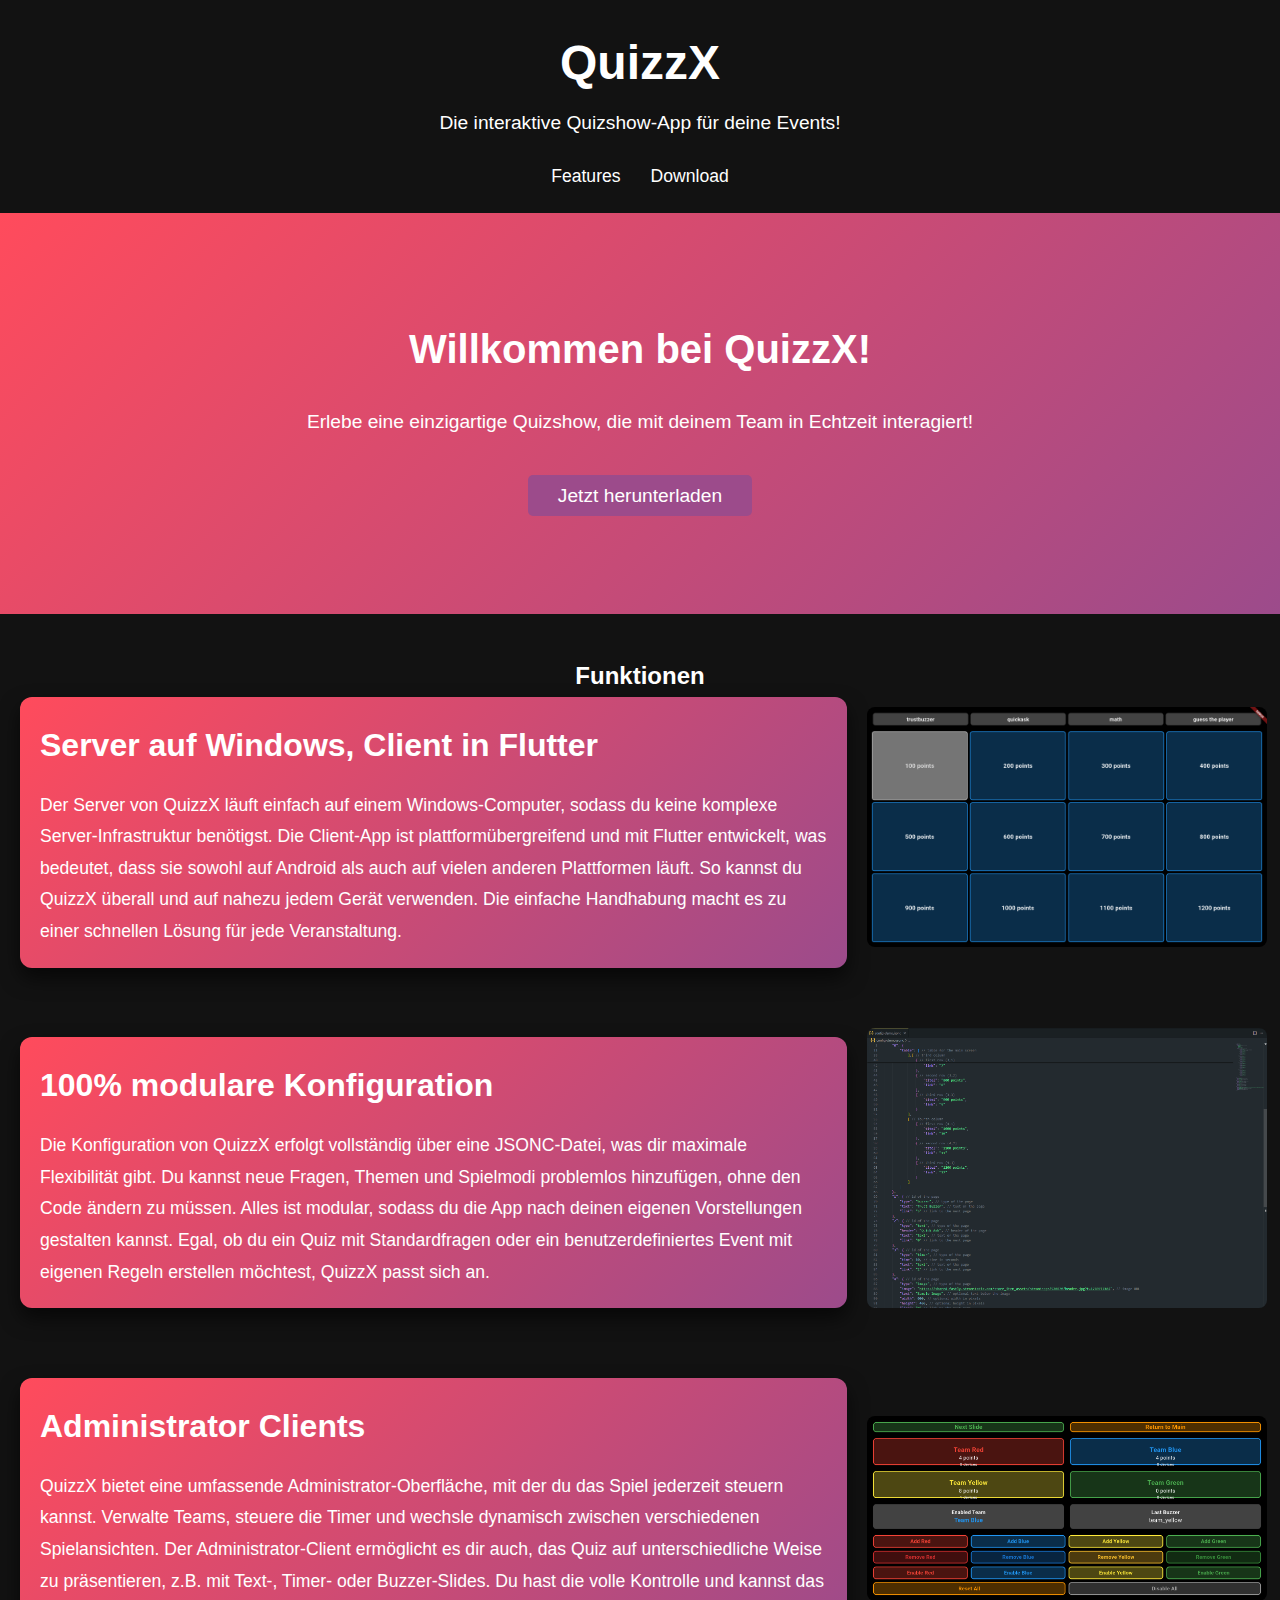
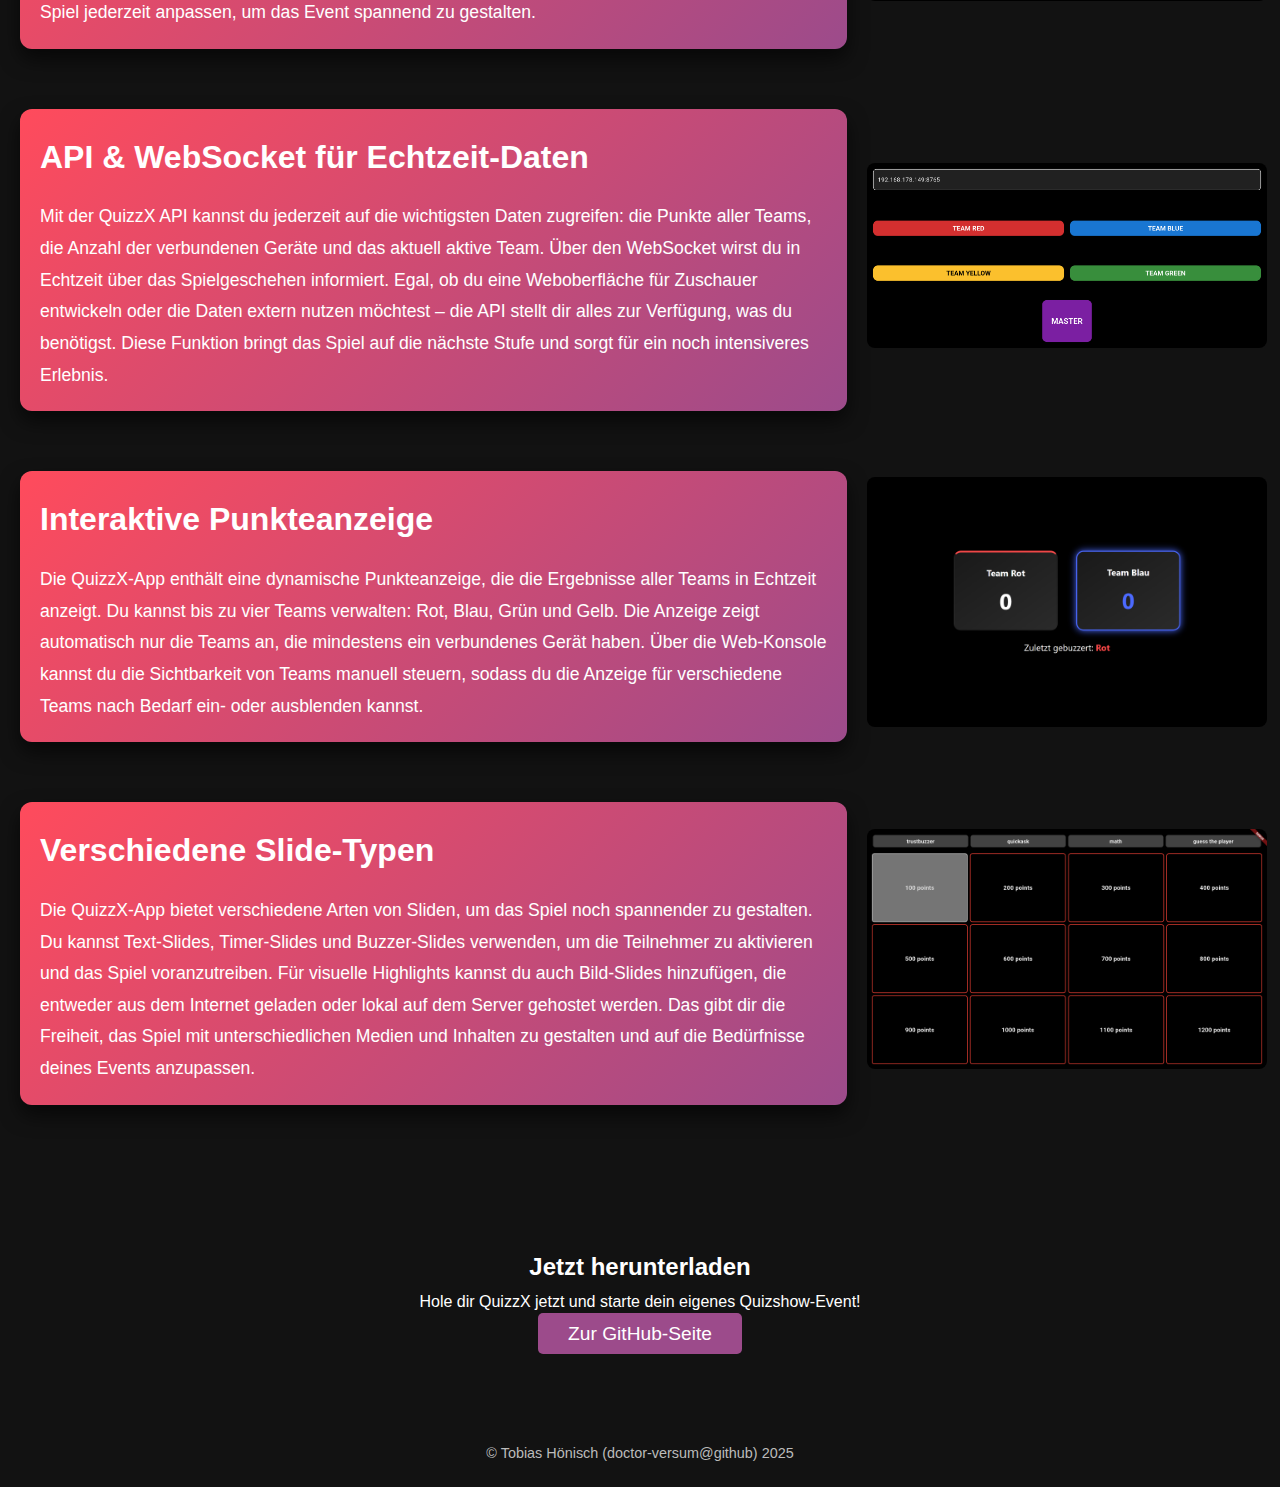
<file: docs/index.html>
<!DOCTYPE html>
<html lang="de">
<head>
    <meta charset="UTF-8">
    <meta name="viewport" content="width=device-width, initial-scale=1.0">
    <title>QuizzX - Die interaktive Quizshow App</title>
    <link rel="stylesheet" href="styles.css">
</head>
<body>
    <!-- Header Section -->
    <header>
        <div class="logo">
            <h1>QuizzX</h1>
            <p>Die interaktive Quizshow-App für deine Events!</p>
        </div>
        <nav>
            <ul>
                <li><a href="#features">Features</a></li>
                <li><a href="#download">Download</a></li>
            </ul>
        </nav>
    </header>

    <!-- Hero Section -->
    <section id="hero">
        <div class="hero-content">
            <h2>Willkommen bei QuizzX!</h2>
            <p>Erlebe eine einzigartige Quizshow, die mit deinem Team in Echtzeit interagiert!</p>
            <a href="https://github.com/doctor-versum/quizzx/releases/tag/stable" class="download-btn">Jetzt herunterladen</a>
        </div>
    </section>

    <!-- Features Section -->
    <section id="features" class="section">
        <h2>Funktionen</h2>

        <div class="feature-item left">
            <div class="feature-image">
                <img src="images/team_blue.jpg" alt="Server-Client-Architektur"> <!-- Beispielbild, bitte Link anpassen -->
            </div>
            <div class="feature-text">
                <h3>Server auf Windows, Client in Flutter</h3>
                <p>Der Server von QuizzX läuft einfach auf einem Windows-Computer, sodass du keine komplexe Server-Infrastruktur benötigst. Die Client-App ist plattformübergreifend und mit Flutter entwickelt, was bedeutet, dass sie sowohl auf Android als auch auf vielen anderen Plattformen läuft. So kannst du QuizzX überall und auf nahezu jedem Gerät verwenden. Die einfache Handhabung macht es zu einer schnellen Lösung für jede Veranstaltung.</p>
            </div>
        </div>

        <div class="feature-item right">
            <div class="feature-image">
                <img src="images/config.png" alt="Modulare Konfiguration"> <!-- Beispielbild, bitte Link anpassen -->
            </div>
            <div class="feature-text">
                <h3>100% modulare Konfiguration</h3>
                <p>Die Konfiguration von QuizzX erfolgt vollständig über eine JSONC-Datei, was dir maximale Flexibilität gibt. Du kannst neue Fragen, Themen und Spielmodi problemlos hinzufügen, ohne den Code ändern zu müssen. Alles ist modular, sodass du die App nach deinen eigenen Vorstellungen gestalten kannst. Egal, ob du ein Quiz mit Standardfragen oder ein benutzerdefiniertes Event mit eigenen Regeln erstellen möchtest, QuizzX passt sich an.</p>
            </div>
        </div>

        <div class="feature-item left">
            <div class="feature-image">
                <img src="images/master.png" alt="Administrator Panel"> <!-- Beispielbild, bitte Link anpassen -->
            </div>
            <div class="feature-text">
                <h3>Administrator Clients</h3>
                <p>QuizzX bietet eine umfassende Administrator-Oberfläche, mit der du das Spiel jederzeit steuern kannst. Verwalte Teams, steuere die Timer und wechsle dynamisch zwischen verschiedenen Spielansichten. Der Administrator-Client ermöglicht es dir auch, das Quiz auf unterschiedliche Weise zu präsentieren, z.B. mit Text-, Timer- oder Buzzer-Slides. Du hast die volle Kontrolle und kannst das Spiel jederzeit anpassen, um das Event spannend zu gestalten.</p>
            </div>
        </div>

        <div class="feature-item right">
            <div class="feature-image">
                <img src="images/homescreen.png" alt="API und WebSocket"> <!-- Beispielbild, bitte Link anpassen -->
            </div>
            <div class="feature-text">
                <h3>API & WebSocket für Echtzeit-Daten</h3>
                <p>Mit der QuizzX API kannst du jederzeit auf die wichtigsten Daten zugreifen: die Punkte aller Teams, die Anzahl der verbundenen Geräte und das aktuell aktive Team. Über den WebSocket wirst du in Echtzeit über das Spielgeschehen informiert. Egal, ob du eine Weboberfläche für Zuschauer entwickeln oder die Daten extern nutzen möchtest – die API stellt dir alles zur Verfügung, was du benötigst. Diese Funktion bringt das Spiel auf die nächste Stufe und sorgt für ein noch intensiveres Erlebnis.</p>
            </div>
        </div>

        <div class="feature-item left">
            <div class="feature-image">
                <img src="images/points.png" alt="Punkteanzeige"> <!-- Beispielbild, bitte Link anpassen -->
            </div>
            <div class="feature-text">
                <h3>Interaktive Punkteanzeige</h3>
                <p>Die QuizzX-App enthält eine dynamische Punkteanzeige, die die Ergebnisse aller Teams in Echtzeit anzeigt. Du kannst bis zu vier Teams verwalten: Rot, Blau, Grün und Gelb. Die Anzeige zeigt automatisch nur die Teams an, die mindestens ein verbundenes Gerät haben. Über die Web-Konsole kannst du die Sichtbarkeit von Teams manuell steuern, sodass du die Anzeige für verschiedene Teams nach Bedarf ein- oder ausblenden kannst.</p>
            </div>
        </div>

        <div class="feature-item right">
            <div class="feature-image">
                <img src="images/team_red.jpg" alt="Verschiedene Slide-Typen"> <!-- Beispielbild, bitte Link anpassen -->
            </div>
            <div class="feature-text">
                <h3>Verschiedene Slide-Typen</h3>
                <p>Die QuizzX-App bietet verschiedene Arten von Sliden, um das Spiel noch spannender zu gestalten. Du kannst Text-Slides, Timer-Slides und Buzzer-Slides verwenden, um die Teilnehmer zu aktivieren und das Spiel voranzutreiben. Für visuelle Highlights kannst du auch Bild-Slides hinzufügen, die entweder aus dem Internet geladen oder lokal auf dem Server gehostet werden. Das gibt dir die Freiheit, das Spiel mit unterschiedlichen Medien und Inhalten zu gestalten und auf die Bedürfnisse deines Events anzupassen.</p>
            </div>
        </div>
    </section>

    <!-- Download Section -->
    <section id="download" class="section">
        <h2>Jetzt herunterladen</h2>
        <p>Hole dir QuizzX jetzt und starte dein eigenes Quizshow-Event!</p>
        <a href="https://github.com/doctor-versum/quizzx/releases/tag/stable" class="download-btn">Zur GitHub-Seite</a>
    </section>

    <!-- Footer Section -->
    <footer>
        <p>&copy; Tobias Hönisch (doctor-versum@github) 2025</p>
    </footer>
</body>
</html>
</file>
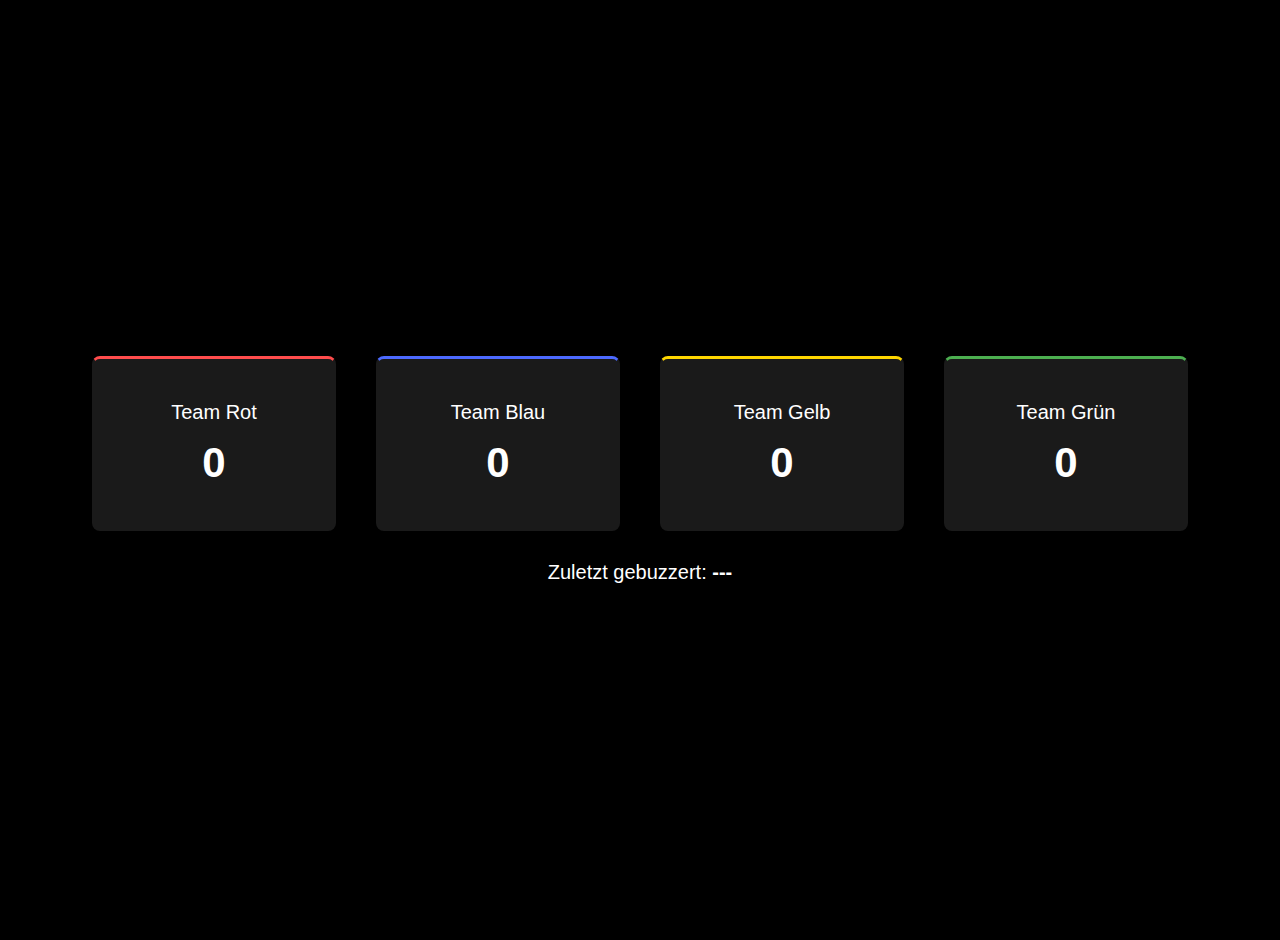
<file: web-points/index.html>
<!DOCTYPE html>
<html lang="de">
<head>
<meta charset="UTF-8">
<meta name="viewport" content="width=device-width, initial-scale=1.0">
<title>Team Punkte Tracker</title>
<style>
    body {
        margin: 0;
        font-family: 'Segoe UI', Tahoma, Geneva, Verdana, sans-serif;
        background-color: #000000;
        display: flex;
        justify-content: center;
        align-items: center;
        height: 100vh;
        color: #fff;
        padding: 20px;
        overflow: hidden;
    }

    .container {
        display: flex;
        flex-direction: column;
        gap: 20px;
        align-items: center;
        width: 100%;
        max-width: 1400px;
    }

    .teams {
        display: flex;
        flex-wrap: wrap;
        justify-content: center;
        gap: 40px;
        width: 100%;
        max-width: 1200px;
    }

    .team {
        background: #1a1a1a;
        padding: 25px 20px;
        border-radius: 8px;
        text-align: center;
        transition: all 0.3s ease;
        border: 2px solid transparent;
        min-height: 120px;
        min-width: 200px;
        display: flex;
        flex-direction: column;
        justify-content: center;
        box-shadow: 0 2px 8px rgba(0, 0, 0, 0.3);
    }

    .team.hidden {
        display: none;
    }

    .team h2 {
        margin: 0 0 15px 0;
        font-size: 20px;
        color: #fff;
        font-weight: 500;
    }

    .points {
        font-size: 42px;
        font-weight: 600;
        transition: all 0.5s ease;
    }

    .points.change {
        color: #00ff00;
        transform: scale(1.2);
    }

    /* Team spezifische Farben */
    .red { border-top: 3px solid #ff4c4c; }
    .blue { border-top: 3px solid #4c6aff; }
    .yellow { border-top: 3px solid #ffd700; }
    .green { border-top: 3px solid #4caf50; }

    /* Aktiv-Team hervorheben (dynamische Farbe) */
    .active {
        box-shadow: 0 0 15px currentColor;
        border: 2px solid currentColor;
        background: #222;
    }

    .status {
        font-size: 20px;
        text-align: center;
        margin-top: 10px;
    }

    .status span {
        font-weight: bold;
        transition: all 0.5s ease;
    }

    /* Farben für zuletzt gebuzzert */
    .buzz-red { color: #ff4c4c; }
    .buzz-blue { color: #4c6aff; }
    .buzz-yellow { color: #ffd700; }
    .buzz-green { color: #4caf50; }

    /* Responsive Design */
    @media (max-width: 1200px) {
        .teams {
            gap: 30px;
        }
    }

    @media (max-width: 900px) {
        .teams {
            gap: 25px;
        }
        .team {
            min-height: 100px;
            min-width: 180px;
            padding: 20px 15px;
        }
        .points {
            font-size: 36px;
        }
    }

    @media (max-width: 600px) {
        .teams {
            gap: 20px;
        }
        .team {
            min-height: 80px;
            min-width: 160px;
            padding: 15px;
        }
        .points {
            font-size: 32px;
        }
    }
</style>
</head>
<body>

<div class="container">
    <div class="teams">
        <div id="teamRed" class="team red">
            <h2>Team Rot</h2>
            <div id="redPoints" class="points">0</div>
        </div>
        <div id="teamBlue" class="team blue">
            <h2>Team Blau</h2>
            <div id="bluePoints" class="points">0</div>
        </div>
        <div id="teamYellow" class="team yellow">
            <h2>Team Gelb</h2>
            <div id="yellowPoints" class="points">0</div>
        </div>
        <div id="teamGreen" class="team green">
            <h2>Team Grün</h2>
            <div id="greenPoints" class="points">0</div>
        </div>
    </div>
    <div class="status">
        Zuletzt gebuzzert: <span id="lastBuzzer">---</span>
    </div>
</div>

<script>
    const redPointsEl = document.getElementById('redPoints');
    const bluePointsEl = document.getElementById('bluePoints');
    const yellowPointsEl = document.getElementById('yellowPoints');
    const greenPointsEl = document.getElementById('greenPoints');
    const teamRedEl = document.getElementById('teamRed');
    const teamBlueEl = document.getElementById('teamBlue');
    const teamYellowEl = document.getElementById('teamYellow');
    const teamGreenEl = document.getElementById('teamGreen');
    const lastBuzzerEl = document.getElementById('lastBuzzer');

    let currentRed = 0;
    let currentBlue = 0;
    let currentYellow = 0;
    let currentGreen = 0;
    let currentBuzzer = null;
    let currentRedDevices = 0;
    let currentBlueDevices = 0;
    let currentYellowDevices = 0;
    let currentGreenDevices = 0;
    let manualOverride = false;

    async function fetchPoints() {
        try {
            const response = await fetch('http://127.0.0.1:8080/points');
            const data = await response.json();

            // Punkte aktualisieren
            if (data.team_red !== currentRed) {
                currentRed = data.team_red;
                redPointsEl.textContent = currentRed;
                animateChange(redPointsEl);
            }
            if (data.team_blue !== currentBlue) {
                currentBlue = data.team_blue;
                bluePointsEl.textContent = currentBlue;
                animateChange(bluePointsEl);
            }
            if (data.team_yellow !== currentYellow) {
                currentYellow = data.team_yellow;
                yellowPointsEl.textContent = currentYellow;
                animateChange(yellowPointsEl);
            }
            if (data.team_green !== currentGreen) {
                currentGreen = data.team_green;
                greenPointsEl.textContent = currentGreen;
                animateChange(greenPointsEl);
            }

            // Device counts aktualisieren
            currentRedDevices = data.team_red_devices || 0;
            currentBlueDevices = data.team_blue_devices || 0;
            currentYellowDevices = data.team_yellow_devices || 0;
            currentGreenDevices = data.team_green_devices || 0;

            // Teams basierend auf verbundenen Geräten anzeigen/verstecken (nur wenn kein manueller Override aktiv ist)
            if (!manualOverride) {
                updateTeamVisibility();
            }

            // Aktives Team markieren
            // Alle Teams zurücksetzen
            teamRedEl.classList.remove('active');
            teamBlueEl.classList.remove('active');
            teamYellowEl.classList.remove('active');
            teamGreenEl.classList.remove('active');
            teamRedEl.style.color = '';
            teamBlueEl.style.color = '';
            teamYellowEl.style.color = '';
            teamGreenEl.style.color = '';

            // Aktives Team hervorheben
            if (data.enabled_team === 'team_red') {
                teamRedEl.classList.add('active');
                teamRedEl.style.color = '#ff4c4c';
            } else if (data.enabled_team === 'team_blue') {
                teamBlueEl.classList.add('active');
                teamBlueEl.style.color = '#4c6aff';
            } else if (data.enabled_team === 'team_yellow') {
                teamYellowEl.classList.add('active');
                teamYellowEl.style.color = '#ffd700';
            } else if (data.enabled_team === 'team_green') {
                teamGreenEl.classList.add('active');
                teamGreenEl.style.color = '#4caf50';
            }

            // Zuletzt gebuzzert anzeigen und stylen
            if (data.last_buzzer_team !== currentBuzzer) {
                currentBuzzer = data.last_buzzer_team;
                if (currentBuzzer === 'team_red') {
                    lastBuzzerEl.textContent = 'Rot';
                    lastBuzzerEl.className = 'buzz-red';
                } else if (currentBuzzer === 'team_blue') {
                    lastBuzzerEl.textContent = 'Blau';
                    lastBuzzerEl.className = 'buzz-blue';
                } else if (currentBuzzer === 'team_yellow') {
                    lastBuzzerEl.textContent = 'Gelb';
                    lastBuzzerEl.className = 'buzz-yellow';
                } else if (currentBuzzer === 'team_green') {
                    lastBuzzerEl.textContent = 'Grün';
                    lastBuzzerEl.className = 'buzz-green';
                } else {
                    lastBuzzerEl.textContent = '---';
                    lastBuzzerEl.className = '';
                }
            }

        } catch (error) {
            console.error('Fehler beim Abrufen der Punkte:', error);
        }
    }

    function animateChange(element) {
        element.classList.add('change');
        setTimeout(() => element.classList.remove('change'), 500);
    }

    function updateTeamVisibility() {
        // Teams basierend auf verbundenen Geräten anzeigen/verstecken
        if (currentRedDevices > 0) {
            teamRedEl.classList.remove('hidden');
        } else {
            teamRedEl.classList.add('hidden');
        }

        if (currentBlueDevices > 0) {
            teamBlueEl.classList.remove('hidden');
        } else {
            teamBlueEl.classList.add('hidden');
        }

        if (currentYellowDevices > 0) {
            teamYellowEl.classList.remove('hidden');
        } else {
            teamYellowEl.classList.add('hidden');
        }

        if (currentGreenDevices > 0) {
            teamGreenEl.classList.remove('hidden');
        } else {
            teamGreenEl.classList.add('hidden');
        }
    }

    // Console functions for testing
    function showTeam(teamColor) {
        const teamMap = {
            'red': teamRedEl,
            'blue': teamBlueEl,
            'yellow': teamYellowEl,
            'green': teamGreenEl
        };
        
        const team = teamMap[teamColor.toLowerCase()];
        if (team) {
            team.classList.remove('hidden');
            manualOverride = true;
            console.log(`Team ${teamColor} is now visible (manual override active)`);
        } else {
            console.log('Invalid team color. Use: red, blue, yellow, or green');
        }
    }

    function hideTeam(teamColor) {
        const teamMap = {
            'red': teamRedEl,
            'blue': teamBlueEl,
            'yellow': teamYellowEl,
            'green': teamGreenEl
        };
        
        const team = teamMap[teamColor.toLowerCase()];
        if (team) {
            team.classList.add('hidden');
            manualOverride = true;
            console.log(`Team ${teamColor} is now hidden (manual override active)`);
        } else {
            console.log('Invalid team color. Use: red, blue, yellow, or green');
        }
    }

    function showAllTeams() {
        teamRedEl.classList.remove('hidden');
        teamBlueEl.classList.remove('hidden');
        teamYellowEl.classList.remove('hidden');
        teamGreenEl.classList.remove('hidden');
        manualOverride = true;
        console.log('All teams are now visible (manual override active)');
    }

    function hideAllTeams() {
        teamRedEl.classList.add('hidden');
        teamBlueEl.classList.add('hidden');
        teamYellowEl.classList.add('hidden');
        teamGreenEl.classList.add('hidden');
        manualOverride = true;
        console.log('All teams are now hidden (manual override active)');
    }

    function resetToAuto() {
        manualOverride = false;
        updateTeamVisibility();
        console.log('Reset to automatic team visibility based on device count');
    }

    function getTeamStatus() {
        console.log('Team Status:');
        console.log(`Red: ${currentRedDevices} devices, ${currentRed} points`);
        console.log(`Blue: ${currentBlueDevices} devices, ${currentBlue} points`);
        console.log(`Yellow: ${currentYellowDevices} devices, ${currentYellow} points`);
        console.log(`Green: ${currentGreenDevices} devices, ${currentGreen} points`);
        console.log(`Enabled Team: ${currentBuzzer || 'None'}`);
    }

    // Make functions available globally
    window.showTeam = showTeam;
    window.hideTeam = hideTeam;
    window.showAllTeams = showAllTeams;
    window.hideAllTeams = hideAllTeams;
    window.resetToAuto = resetToAuto;
    window.getTeamStatus = getTeamStatus;

    // Alle 700ms abrufen
    setInterval(fetchPoints, 700);
    fetchPoints();
</script>

</body>
</html>
</file>
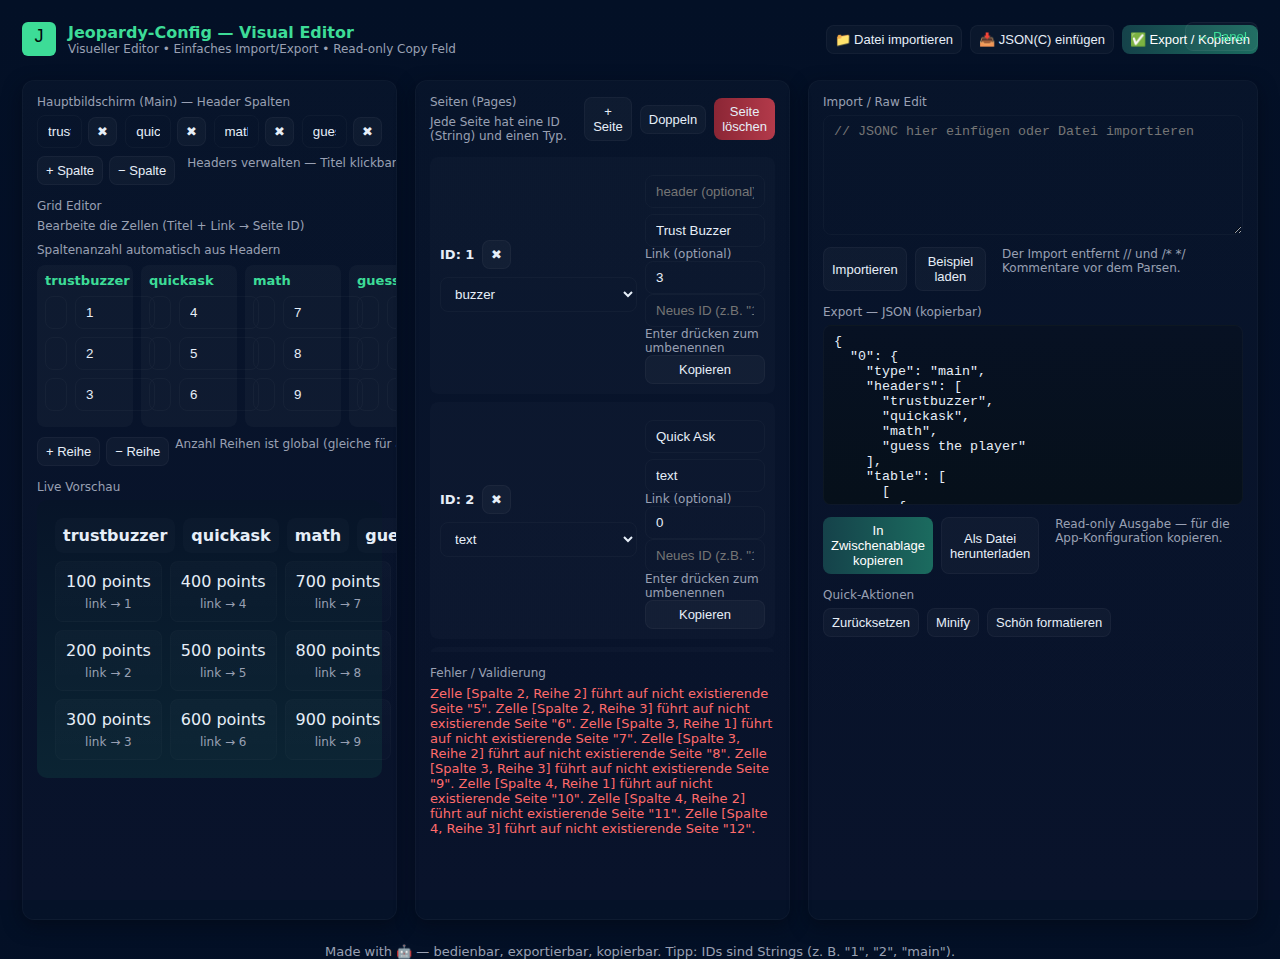
<file: quizshow_server_win/editor.html>
<!doctype html>
<html lang="de">
<head>
<meta charset="utf-8" />
<meta name="viewport" content="width=device-width,initial-scale=1" />
<title>Jeopardy-Config Visual Editor</title>
<style>
  :root{
    --bg:#0f1724; --panel:#0b1220; --card:#0f1a2b;
    --accent:#3ddc97; --muted:#99a0b3; --glass:rgba(255,255,255,0.03);
    --danger:#ff6b6b;
    font-family: Inter, ui-sans-serif, system-ui, -apple-system, "Segoe UI", Roboto, "Helvetica Neue", Arial;
    color:#e6eef8;
  }
  html,body{height:100%; margin:0; background:linear-gradient(180deg,#031026 0%, #071129 100%);}
  .wrap{display:grid; grid-template-columns: 380px 1fr 420px; gap:18px; padding:22px; height:100vh; box-sizing:border-box;}
  header{grid-column:1/-1; display:flex; gap:12px; align-items:center; margin-bottom:6px;}
  h1{font-size:16px; margin:0; color:var(--accent)}
  .controls {display:flex; gap:8px; margin-left:auto;}
  button{background:var(--glass); border:1px solid rgba(255,255,255,0.04); color:inherit; padding:8px 10px; border-radius:8px; cursor:pointer}
  button.primary{background:linear-gradient(90deg,#15424a,#1b6b5f); border:none; color:white;}
  .panel{background:linear-gradient(180deg, rgba(255,255,255,0.02), rgba(255,255,255,0.01)); border-radius:12px; padding:14px; box-shadow: 0 6px 18px rgba(3,9,20,0.6); border:1px solid rgba(255,255,255,0.03); overflow:auto}
  .left, .right{height:calc(100vh - 90px);}
  .section{margin-bottom:14px}
  label{display:block; font-size:12px; color:var(--muted); margin-bottom:6px}
  input[type="text"], input[type="number"], textarea, select {
    width:100%; box-sizing:border-box; padding:8px 10px; border-radius:8px; background:transparent;
    border:1px solid rgba(255,255,255,0.03); color:inherit;
  }
  .headers-row{display:flex; gap:8px; align-items:center}
  .headers-row > * {flex:1}
  .board-preview{background:linear-gradient(180deg,#071428,#0b2433); padding:18px; border-radius:10px; min-height:200px}
  .board-grid{display:grid; gap:8px;}
  .col{background:rgba(255,255,255,0.03); padding:8px; border-radius:8px; min-width:80px}
  .col h4{margin:0 0 8px 0; font-size:13px; color:var(--accent)}
  .cell{background:linear-gradient(180deg, rgba(255,255,255,0.02), rgba(255,255,255,0.01)); padding:10px; border-radius:8px; text-align:center; cursor:pointer; border:1px solid rgba(255,255,255,0.02)}
  .cell small{display:block; margin-top:6px; color:var(--muted); font-size:12px}
  .grid-controls{display:flex; gap:6px; margin-top:8px}
  .pages-list{display:grid; gap:8px}
  .page-item{padding:10px; background:rgba(255,255,255,0.02); border-radius:8px; display:grid; grid-template-columns: 1fr 120px; gap:8px; align-items:center}
  .page-meta{font-size:13px}
  .muted{color:var(--muted); font-size:12px}
  .toolbar{display:flex; gap:8px; align-items:center}
  .compact{padding:6px 8px; font-size:13px}
  .danger{background:linear-gradient(90deg,#8b2635,#b33a4a); border:none}
  textarea#output{height:180px; font-family:monospace; resize:none; background:linear-gradient(180deg,#071123,#06101a); border:1px solid rgba(255,255,255,0.03)}
  .small {font-size:12px}
  .fileInput{display:none}
  .row-flex{display:flex; gap:8px}
  .hint{font-size:12px; color:var(--muted)}
  .error{color:var(--danger); font-size:13px}
  footer{grid-column:1/-1; margin-top:6px; color:var(--muted); font-size:13px; text-align:center}
  /* responsiveness */
  @media (max-width:980px){
    .wrap{grid-template-columns: 1fr; padding:12px}
    .left,.right{height:auto}
    header{flex-wrap:wrap}
  }

  :root {
    --bg:#0f1724; --panel:#0b1220; --card:#0f1a2b;
    --accent:#3ddc97; --muted:#99a0b3; --glass:rgba(255,255,255,0.03);
    --danger:#ff6b6b;
    font-family: Inter, ui-sans-serif, system-ui, -apple-system, "Segoe UI", Roboto, "Helvetica Neue", Arial;
    color:#e6eef8;
  }
  html,body{height:100%; margin:0; background:linear-gradient(180deg,#031026 0%, #071129 100%);}

  /* --- GRID-Layout --- */
  .wrap {
    display:grid;
    grid-template-columns: 1fr 1fr auto; /* 50% / 50% / collapsible panel */
    gap:18px;
    padding:22px;
    height:100vh;
    box-sizing:border-box;
    transition: grid-template-columns 0.3s ease;
  }

  /* Wenn rechte Sidebar eingeklappt ist */
  .wrap.hide-right {
    grid-template-columns: 1fr 1fr 0;
  }

  header{grid-column:1/-1; display:flex; gap:12px; align-items:center; margin-bottom:6px;}
  h1{font-size:16px; margin:0; color:var(--accent)}
  .controls {display:flex; gap:8px; margin-left:auto;}
  button{background:var(--glass); border:1px solid rgba(255,255,255,0.04); color:inherit; padding:8px 10px; border-radius:8px; cursor:pointer}
  button.primary{background:linear-gradient(90deg,#15424a,#1b6b5f); border:none; color:white;}

  /* --- Panels --- */
  .panel{
    background:linear-gradient(180deg, rgba(255,255,255,0.02), rgba(255,255,255,0.01));
    border-radius:12px;
    padding:14px;
    box-shadow:0 6px 18px rgba(3,9,20,0.6);
    border:1px solid rgba(255,255,255,0.03);
    overflow:auto;
  }

  /* linke Seite darf horizontal scrollen */
  .left {
    height:calc(100vh - 90px);
    overflow-x:auto;
    overflow-y:auto;
    white-space:nowrap; /* damit Inhalte horizontal scrollbar bleiben */
  }

  /* mittlere bleibt normal */
  .center {
    height:calc(100vh - 90px);
    overflow:auto;
  }

  /* rechte Sidebar collapsible */
  .right {
    height:calc(100vh - 90px);
    width:420px;
    transition: all 0.3s ease;
    overflow:auto;
  }
  .wrap.hide-right .right {
    opacity:0;
    visibility:hidden;
    width:0;
    padding:0;
    margin:0;
  }

  .toggleRight {
    position:fixed;
    top:22px;
    right:22px;
    z-index:999;
    background:var(--glass);
    border:1px solid rgba(255,255,255,0.05);
    padding:6px 10px;
    border-radius:8px;
    cursor:pointer;
    color:var(--accent);
  }

  footer{grid-column:1/-1; margin-top:6px; color:var(--muted); font-size:13px; text-align:center}

  /* Responsive fallback */
  @media (max-width:980px){
    .wrap{grid-template-columns: 1fr; padding:12px}
    .left,.center,.right{height:auto}
  }
</style>
</head>
<body>
<div class="wrap">
  <header style="grid-column:1/-1">
    <div style="display:flex;align-items:center;gap:12px">
      <img src="data:image/svg+xml;utf8,<svg xmlns='http://www.w3.org/2000/svg' width='34' height='34'><rect rx='6' width='34' height='34' fill='%233ddc97'/><text x='50%' y='58%' font-size='18' text-anchor='middle' fill='%23010a0b' font-family='Arial'>J</text></svg>" alt="" />
      <div>
        <h1>Jeopardy-Config — Visual Editor</h1>
        <div class="muted small">Visueller Editor • Einfaches Import/Export • Read-only Copy Feld</div>
      </div>
    </div>

    <div class="controls">
      <input id="fileInput" class="fileInput" type="file" accept=".json,.jsonc,text/*">
      <button class="compact" onclick="document.getElementById('fileInput').click()">📁 Datei importieren</button>
      <button class="compact" onclick="openImportModal()">📥 JSON(C) einfügen</button>
      <button class="primary compact" onclick="exportConfig()">✅ Export / Kopieren</button>
      <button class="toggleRight" onclick="toggleRightPanel()">⇔ Panel</button>
    </div>
  </header>

  <!-- LEFT: Main board editor -->
  <div class="panel left">
    <div class="section">
      <label>Hauptbildschirm (Main) — Header Spalten</label>
      <div class="headers-row" id="headersRow"></div>
      <div class="grid-controls" style="margin-top:8px">
        <button onclick="addHeader()" class="compact">+ Spalte</button>
        <button onclick="removeHeader()" class="compact">− Spalte</button>
        <div style="flex:1"></div>
        <div class="hint">Headers verwalten — Titel klickbar</div>
      </div>
    </div>

    <div class="section">
      <label>Grid Editor</label>
      <div class="hint">Bearbeite die Zellen (Titel + Link → Seite ID)</div>
      <div style="margin-top:10px">
        <label class="small">Spaltenanzahl automatisch aus Headern</label>
        <div id="gridEditArea" style="margin-top:8px"></div>
      </div>
      <div class="grid-controls" style="margin-top:10px">
        <button onclick="addRow()" class="compact">+ Reihe</button>
        <button onclick="removeRow()" class="compact">− Reihe</button>
        <div class="hint" style="margin-left:auto">Anzahl Reihen ist global (gleiche für alle Spalten)</div>
      </div>
    </div>

    <div class="section">
      <label>Live Vorschau</label>
      <div class="board-preview">
        <div id="boardPreview" class="board-grid"></div>
      </div>
    </div>
  </div>

  <!-- CENTER: Pages editor -->
  <div class="panel">
    <div class="section toolbar" style="justify-content:space-between">
      <div>
        <label>Seiten (Pages)</label>
        <div class="muted small">Jede Seite hat eine ID (String) und einen Typ.</div>
      </div>
      <div style="display:flex;gap:8px;align-items:center">
        <button onclick="addPage()" class="compact">+ Seite</button>
        <button onclick="duplicateSelectedPage()" class="compact">Doppeln</button>
        <button onclick="deleteSelectedPage()" class="compact danger">Seite löschen</button>
      </div>
    </div>

    <div class="section pages-list" id="pagesList" style="margin-bottom:14px; max-height:55vh; overflow:auto"></div>

    <div class="section">
      <label>Fehler / Validierung</label>
      <div id="errors" class="error"></div>
    </div>
  </div>

  <!-- RIGHT: Import/Export -->
  <div class="panel right">
    <div class="section">
      <label>Import / Raw Edit</label>
      <textarea id="rawInput" placeholder="// JSONC hier einfügen oder Datei importieren" style="height:120px"></textarea>
      <div style="display:flex;gap:8px;margin-top:8px">
        <button onclick="applyRawImport()" class="compact">Importieren</button>
        <button onclick="prettyLoadSample()" class="compact">Beispiel laden</button>
        <div style="flex:1"></div>
        <div class="hint small">Der Import entfernt // und /* */ Kommentare vor dem Parsen.</div>
      </div>
    </div>

    <div class="section">
      <label>Export — JSON (kopierbar)</label>
      <textarea id="output" readonly></textarea>
      <div style="display:flex;gap:8px;margin-top:8px">
        <button onclick="copyOutput()" class="compact primary">In Zwischenablage kopieren</button>
        <button onclick="downloadOutput()" class="compact">Als Datei herunterladen</button>
        <div style="flex:1"></div>
        <div class="hint small">Read-only Ausgabe — für die App-Konfiguration kopieren.</div>
      </div>
    </div>

    <div class="section">
      <label>Quick-Aktionen</label>
      <div style="display:flex;gap:8px;flex-wrap:wrap">
        <button onclick="resetAll()" class="compact">Zurücksetzen</button>
        <button onclick="minifyOutput()" class="compact">Minify</button>
        <button onclick="formatOutput()" class="compact">Schön formatieren</button>
      </div>
    </div>
  </div>

  <footer>Made with 🤖 — bedienbar, exportierbar, kopierbar. Tipp: IDs sind Strings (z. B. "1", "2", "main").</footer>
</div>

<script>
/*
  Simple visual editor for Jeopardy-like JSON config.
  - Maintains an internal `config` object
  - Supports import from JSONC (strip comments) and file input
  - Edit headers, grid, and pages
  - Export JSON (pretty) shown in read-only textarea
*/

let config = {}; // main data model

// --- sample data (the one you gave) ---
const SAMPLE = {
  "0": {
    "type": "main",
    "headers": [
      "trustbuzzer",
      "quickask",
      "math",
      "guess the player"
    ],
    "table": [
      [
        {"titel":"100 points","link":"1"},
        {"titel":"200 points","link":"2"},
        {"titel":"300 points","link":"3"}
      ],
      [
        {"titel":"400 points","link":"4"},
        {"titel":"500 points","link":"5"},
        {"titel":"600 points","link":"6"}
      ],
      [
        {"titel":"700 points","link":"7"},
        {"titel":"800 points","link":"8"},
        {"titel":"900 points","link":"9"}
      ],
      [
        {"titel":"1000 points","link":"10"},
        {"titel":"1100 points","link":"11"},
        {"titel":"1200 points","link":"12"}
      ]
    ]
  },
  "1": {"type":"buzzer","text":"Trust Buzzer","link":"3"},
  "2": {"type":"text","header":"Quick Ask","text":"text","link":"0"},
  "3": {"type":"timer","time":10,"text":"text","link":"2"},
  "4": {"type":"image","image":"https://shared.fastly.steamstatic.com/store_item_assets/steam/apps/526870/header.jpg?t=1749717464","text":"Sample Image","width":600,"height":400,"link":"0"}
};

// === Utilities ===
function stripComments(jsonc){
  // remove /* ... */ and // ... EOL style comments
  return jsonc
    .replace(/\/\*[\s\S]*?\*\//g, '')        // block comments
    .replace(/\/\/.*$/gm, '');               // line comments
}

function tryParseJSONC(s){
  try{
    const clean = stripComments(s).trim();
    if(clean === '') throw new Error('Leere Eingabe');
    return JSON.parse(clean);
  }catch(err){
    throw err;
  }
}

function setConfig(obj){
  config = JSON.parse(JSON.stringify(obj)); // deep clone
  renderAll();
}

// === Rendering ===
function renderAll(){
  renderHeaders();
  renderGridEditor();
  renderPages();
  renderPreview();
  renderOutput();
  validateConfig();
}

// Headers area
function renderHeaders(){
  const main = config["0"];
  const container = document.getElementById('headersRow');
  container.innerHTML = '';
  const headers = (main && Array.isArray(main.headers)) ? main.headers : [];
  headers.forEach((h,idx)=>{
    const div = document.createElement('div');
    div.style.display='flex'; div.style.alignItems='center'; div.style.gap='6px';
    const input = document.createElement('input');
    input.type='text'; input.value = h; input.oninput = e => {
      config["0"].headers[idx] = e.target.value;
      renderPreview(); renderOutput();
    }
    const btn = document.createElement('button'); btn.className='compact'; btn.textContent='✖'; btn.onclick=()=>{
      config["0"].headers.splice(idx,1);
      config["0"].table.splice(idx,1);
      renderAll();
    }
    div.appendChild(input); div.appendChild(btn);
    container.appendChild(div);
  });
}

// Grid editor (cells)
function renderGridEditor(){
  const main = config["0"];
  const container = document.getElementById('gridEditArea');
  container.innerHTML = '';
  if(!main){ container.textContent='Kein "main" Bildschirm gefunden.'; return; }
  const cols = main.table || [];
  const maxRows = Math.max(0, ...cols.map(c=>c.length));
  const grid = document.createElement('div');
  grid.style.display='grid';
  grid.style.gridTemplateColumns = `repeat(${Math.max(1,cols.length)}, 1fr)`;
  grid.style.gap='8px';

  cols.forEach((col,ci)=>{
    const colDiv = document.createElement('div'); colDiv.className='col';
    const title = document.createElement('h4');
    title.textContent = (main.headers && main.headers[ci]) ? main.headers[ci] : `Spalte ${ci+1}`;
    colDiv.appendChild(title);

    for(let r=0;r<maxRows;r++){
      const cell = col[r] || {"titel":"","link":""};
      const rowDiv = document.createElement('div'); rowDiv.style.display='grid'; rowDiv.style.gridTemplateColumns='1fr 80px'; rowDiv.style.gap='8px'; rowDiv.style.marginBottom='8px';
      const t = document.createElement('input'); t.type='text'; t.value = cell.titel || ''; t.oninput = e => {
        ensureCell(ci,r);
        config["0"].table[ci][r].titel = e.target.value;
        renderPreview(); renderOutput();
      }
      const l = document.createElement('input'); l.type='text'; l.value = cell.link || ''; l.oninput = e => {
        ensureCell(ci,r);
        config["0"].table[ci][r].link = e.target.value;
        renderPreview(); renderOutput();
      }
      rowDiv.appendChild(t); rowDiv.appendChild(l);
      colDiv.appendChild(rowDiv);
    }
    grid.appendChild(colDiv);
  });

  container.appendChild(grid);
}

function ensureCell(ci, r){
  if(!config["0"].table[ci]) config["0"].table[ci] = [];
  if(!config["0"].table[ci][r]) config["0"].table[ci][r] = {"titel":"","link":""};
}

// Board preview
function renderPreview(){
  const main = config["0"];
  const container = document.getElementById('boardPreview');
  container.innerHTML = '';
  if(!main) { container.textContent='Kein main screen'; return; }
  const headers = main.headers || [];
  const table = main.table || [];
  const cols = table.length;
  const rows = Math.max(0, ...table.map(c=>c.length));
  container.style.gridTemplateColumns = `repeat(${Math.max(1,cols)},1fr)`;

  // header strip (small)
  const headerStrip = document.createElement('div');
  headerStrip.style.gridColumn = `1 / -1`;
  headerStrip.style.display = 'grid';
  headerStrip.style.gridTemplateColumns = `repeat(${Math.max(1,cols)},1fr)`;
  headerStrip.style.gap = '8px';
  headers.forEach(h=>{
    const el = document.createElement('div'); el.style.padding='8px'; el.style.textAlign='center'; el.style.borderRadius='8px'; el.style.background='rgba(255,255,255,0.02)'; el.style.fontWeight='600'; el.textContent = h;
    headerStrip.appendChild(el);
  });
  container.appendChild(headerStrip);

  // cells
  for(let c=0;c<cols;c++){
    const col = table[c] || [];
    const colWrap = document.createElement('div');
    colWrap.style.display='grid'; colWrap.style.gap='8px';

    for(let r=0;r<rows;r++){
      const cell = col[r] || {"titel":"","link":""};
      const el = document.createElement('div'); el.className='cell';
      const t = document.createElement('div'); t.textContent = cell.titel || '—';
      const s = document.createElement('small'); s.textContent = cell.link ? `link → ${cell.link}` : 'kein Link';
      el.appendChild(t); el.appendChild(s);
      el.onclick = ()=> {
        // focus on page with that id in pages list if exists
        const pagesEls = [...document.querySelectorAll('.page-item')];
        const idx = pagesEls.findIndex(pe => pe.dataset.id === (cell.link || ''));
        if(idx>=0){ pagesEls[idx].scrollIntoView({behavior:'smooth',block:'center'}); pagesEls[idx].style.outline='2px solid rgba(61,220,151,0.18)'; setTimeout(()=>pagesEls[idx].style.outline='none',900); }
      }
      colWrap.appendChild(el);
    }
    container.appendChild(colWrap);
  }
}

// Pages list editor
function renderPages(){
  const pages = Object.keys(config).filter(k=>k!=="0");
  const list = document.getElementById('pagesList');
  list.innerHTML = '';

  pages.forEach(id=>{
    const page = config[id];
    const item = document.createElement('div'); item.className='page-item'; item.dataset.id = id;

    const meta = document.createElement('div'); meta.className='page-meta';
    const idRow = document.createElement('div'); idRow.style.display='flex'; idRow.style.gap='8px'; idRow.style.alignItems='center';
    const idLabel = document.createElement('div'); idLabel.textContent = `ID: ${id}`; idLabel.style.fontWeight='700';
    const delBtn = document.createElement('button'); delBtn.className='compact'; delBtn.textContent='✖'; delBtn.onclick = ()=>{
      if(!confirm('Seite wirklich löschen?')) return;
      delete config[id];
      renderAll();
    };
    idRow.appendChild(idLabel); idRow.appendChild(delBtn);
    meta.appendChild(idRow);

    // type selector
    const typeRow = document.createElement('div'); typeRow.style.marginTop='8px';
    const typeSel = document.createElement('select');
    ['text','timer','buzzer','image','main','custom'].forEach(t=>{
      const o = document.createElement('option'); o.value=t; o.textContent=t; if(page.type===t) o.selected=true;
      typeSel.appendChild(o);
    });
    typeSel.onchange = e=>{
      config[id].type = e.target.value;
      renderAll();
    }
    typeRow.appendChild(typeSel);
    meta.appendChild(typeRow);

    // dynamic fields
    const fields = document.createElement('div'); fields.style.marginTop='8px';
    // render fields based on type
    const t = page.type || 'text';
    if(t === 'text' || t === 'buzzer' || t === 'timer' || t === 'image' || t === 'custom'){
      // common: header (optional), text
      const f1 = document.createElement('div'); f1.style.display='grid'; f1.style.gap='6px';
      // header
      const headerIn = document.createElement('input'); headerIn.type='text'; headerIn.placeholder='header (optional)'; headerIn.value = page.header || '';
      headerIn.oninput = e => { config[id].header = e.target.value; renderOutput(); }
      f1.appendChild(headerIn);
      // text
      const textIn = document.createElement('input'); textIn.type='text'; textIn.placeholder='text'; textIn.value = page.text || '';
      textIn.oninput = e => { config[id].text = e.target.value; renderOutput(); }
      f1.appendChild(textIn);
      fields.appendChild(f1);
    }
    // type-specific
    if(t === 'timer'){
      const timeIn = document.createElement('input'); timeIn.type='number'; timeIn.value = page.time || 10; timeIn.oninput = e => { config[id].time = Number(e.target.value); renderOutput(); }
      const l = document.createElement('div'); l.textContent='Zeit (Sekunden)'; l.className='muted small';
      fields.appendChild(l); fields.appendChild(timeIn);
    }
    if(t === 'image'){
      const imgIn = document.createElement('input'); imgIn.type='text'; imgIn.placeholder='Image URL'; imgIn.value = page.image || '';
      imgIn.oninput = e => { config[id].image = e.target.value; renderOutput(); }
      const w = document.createElement('input'); w.type='number'; w.placeholder='width'; w.value = page.width || '';
      w.oninput = e => { config[id].width = e.target.value ? Number(e.target.value) : undefined; renderOutput(); }
      const h = document.createElement('input'); h.type='number'; h.placeholder='height'; h.value = page.height || '';
      h.oninput = e => { config[id].height = e.target.value ? Number(e.target.value) : undefined; renderOutput(); }
      fields.appendChild(imgIn); fields.appendChild(w); fields.appendChild(h);
    }

    // link field (where clicking returns)
    const linkIn = document.createElement('input'); linkIn.type='text'; linkIn.placeholder='link (next page id)'; linkIn.value = page.link || '';
    linkIn.oninput = e => { config[id].link = e.target.value; renderOutput(); }
    const linkLabel = document.createElement('div'); linkLabel.textContent='Link (optional)'; linkLabel.className='muted small';
    fields.appendChild(linkLabel); fields.appendChild(linkIn);

    // allow renaming ID
    const renameIn = document.createElement('input'); renameIn.type='text'; renameIn.placeholder='Neues ID (z.B. "13")';
    renameIn.onkeyup = e => {
      if(e.key === 'Enter'){
        const newId = renameIn.value.trim();
        if(!newId){ alert('ID darf nicht leer sein'); return; }
        if(config[newId] && newId !== id){ alert('ID existiert bereits'); return; }
        config[newId] = config[id];
        delete config[id];
        renderAll();
      }
    }
    const renameHint = document.createElement('div'); renameHint.className='muted small'; renameHint.textContent='Enter drücken zum umbenennen';

    const rightActions = document.createElement('div');
    rightActions.style.display='flex'; rightActions.style.flexDirection='column'; rightActions.style.gap='6px';
    const copyBtn = document.createElement('button'); copyBtn.className='compact'; copyBtn.textContent='Kopieren'; copyBtn.onclick = ()=>{
      navigator.clipboard?.writeText(JSON.stringify({[id]: config[id]},null,2));
      copyBtn.textContent='✅';
      setTimeout(()=>copyBtn.textContent='Kopieren',900);
    }
    rightActions.appendChild(copyBtn);

    item.appendChild(meta);
    const rightCol = document.createElement('div');
    rightCol.appendChild(fields);
    rightCol.appendChild(renameIn);
    rightCol.appendChild(renameHint);
    rightCol.appendChild(rightActions);
    item.appendChild(rightCol);

    list.appendChild(item);
  });

  // if no pages, show hint
  if(pages.length === 0){
    list.textContent = 'Keine Seiten (außer main) vorhanden. + Seite klicken, um zu beginnen.';
  }
}

// === Actions ===
function addHeader(){
  if(!config["0"]){ alert('Kein main screen. Füge main zuerst hinzu.'); return; }
  config["0"].headers.push('new header');
  // add empty column with same row count as first column (or 0)
  const rows = config["0"].table[0] ? config["0"].table[0].length : 0;
  config["0"].table.push(Array.from({length:rows}, ()=>({titel:'',link:''})));
  renderAll();
}
function removeHeader(){
  if(!config["0"] || config["0"].headers.length === 0) return;
  config["0"].headers.pop();
  config["0"].table.pop();
  renderAll();
}
function addRow(){
  if(!config["0"]) return;
  config["0"].table.forEach(col => col.push({titel:'',link:''}));
  renderAll();
}
function removeRow(){
  if(!config["0"]) return;
  config["0"].table.forEach(col => col.pop());
  renderAll();
}

function addPage(){
  // find unused numeric-ish id
  let id = 1;
  while(config[String(id)]) id++;
  const sid = String(id);
  config[sid] = {type:'text', header:'', text:'', link:'0'};
  renderAll();
}
function deleteSelectedPage(){
  // delete last page (not main) as default
  const keys = Object.keys(config).filter(k=>k!=="0");
  if(keys.length===0) return alert('Keine Seite zum löschen.');
  const toDel = keys[keys.length-1];
  if(confirm('Seite '+toDel+' löschen?')){
    delete config[toDel];
    renderAll();
  }
}
function duplicateSelectedPage(){
  const keys = Object.keys(config).filter(k=>k!=="0");
  if(keys.length===0) return alert('Keine Seite zum duplizieren.');
  const src = config[keys[keys.length-1]];
  let id = 1; while(config[String(id)]) id++;
  config[String(id)] = JSON.parse(JSON.stringify(src));
  renderAll();
}

// === Import / Export ===
document.getElementById('fileInput').addEventListener('change', async (e)=>{
  const f = e.target.files[0];
  if(!f) return;
  const txt = await f.text();
  try{
    const parsed = tryParseJSONC(txt);
    setConfig(parsed);
    document.getElementById('rawInput').value = txt.slice(0, 2000);
  }catch(err){
    alert('Fehler beim Parsen: ' + err.message);
  } finally {
    e.target.value = '';
  }
});

function openImportModal(){
  const current = document.getElementById('rawInput');
  current.focus();
  current.scrollIntoView({behavior:'smooth'});
}

function applyRawImport(){
  const txt = document.getElementById('rawInput').value;
  try{
    const parsed = tryParseJSONC(txt);
    setConfig(parsed);
    alert('Import erfolgreich!');
  }catch(err){
    alert('Konnte nicht parsen: ' + err.message);
  }
}

function prettyLoadSample(){
  setConfig(SAMPLE);
  document.getElementById('rawInput').value = '// Beispiel geladen\n' + JSON.stringify(SAMPLE, null, 2);
}

// Export output
function renderOutput(){
  const out = document.getElementById('output');
  try{
    out.value = JSON.stringify(config, null, 2);
  }catch(e){
    out.value = '// Fehler beim serialisieren';
  }
}

function exportConfig(){
  renderOutput();
  copyOutput();
  alert('Konfiguration wurde in die Zwischenablage kopiert. (Und im Output-Feld angezeigt.)');
}

function copyOutput(){
  const out = document.getElementById('output');
  out.select();
  try{
    document.execCommand('copy');
  }catch(e){
    // fallback
    navigator.clipboard?.writeText(out.value);
  }
}

function downloadOutput(){
  const blob = new Blob([document.getElementById('output').value], {type:'application/json'});
  const url = URL.createObjectURL(blob);
  const a = document.createElement('a'); a.href = url; a.download = 'jeopardy-config.json'; a.click();
  URL.revokeObjectURL(url);
}

function minifyOutput(){
  try{
    const min = JSON.stringify(config);
    document.getElementById('output').value = min;
  }catch(e){}
}
function formatOutput(){
  renderOutput();
}

function resetAll(){
  if(confirm('Zurücksetzen auf leeres Layout?')) {
    config = {"0":{"type":"main","headers":[],"table":[]}};
    renderAll();
  }
}

// Validation
function validateConfig(){
  const errors = [];
  if(!config["0"]) errors.push('Hauptbildschirm "0" fehlt.');
  else {
    if(!Array.isArray(config["0"].headers)) errors.push('"0.headers" muss ein Array sein.');
    if(!Array.isArray(config["0"].table)) errors.push('"0.table" muss ein Array von Spalten sein.');
    else {
      // check table consistency
      const cols = config["0"].table.length;
      const rows = Math.max(0, ...config["0"].table.map(c=>Array.isArray(c)?c.length:0));
      if(config["0"].headers.length !== cols) errors.push('Anzahl headers ≠ Anzahl Spalten in table.');
      // check links point to existing pages (warn)
      const allIds = new Set(Object.keys(config));
      for(let c=0;c<cols;c++){
        for(let r=0;r< (config["0"].table[c]||[]).length; r++){
          const l = (config["0"].table[c][r] || {}).link;
          if(l && !allIds.has(String(l))) errors.push(`Zelle [Spalte ${c+1}, Reihe ${r+1}] führt auf nicht existierende Seite "${l}".`);
        }
      }
    }
  }
  // pages sanity
  Object.keys(config).filter(k=>k!=="0").forEach(k=>{
    const p = config[k];
    if(!p.type) errors.push(`Seite ${k} hat keinen type.`);
  });

  document.getElementById('errors').textContent = errors.join('\n') || 'keine Fehler';
}

function toggleRightPanel(){
  document.querySelector('.wrap').classList.toggle('hide-right');
}

// initialize with sample
setConfig(SAMPLE);

</script>
</body>
</html>
</file>
<file: docs/styles.css>
/* Allgemeine Einstellungen */
* {
    margin: 0;
    padding: 0;
    box-sizing: border-box;
}

body {
    font-family: 'Arial', sans-serif;
    background: #121212;
    color: #fff;
    line-height: 1.8;
}

a {
    color: #fff;
    text-decoration: none;
}

/* Header */
header {
    background: #121212;
    padding: 20px;
    text-align: center;
}

header h1 {
    font-size: 3rem;
}

header p {
    font-size: 1.2rem;
    margin-bottom: 20px;
}

nav ul {
    list-style: none;
    display: flex;
    justify-content: center;
    margin-top: 20px;
}

nav ul li {
    margin: 0 15px;
}

nav ul li a {
    font-size: 1.1rem;
    color: #fff;
}

/* Hero Section */
#hero {
    background: linear-gradient(135deg, #ff4b5c, #9c4b8b); /* Farblicher Verlauf */
    padding: 100px 20px;
    text-align: center;
}

#hero h2 {
    font-size: 2.5rem;
    margin-bottom: 20px;
}

#hero p {
    font-size: 1.2rem;
    margin-bottom: 40px;
}

.download-btn {
    margin-top: 30px;
    background-color: #9c4b8b;
    padding: 10px 30px;
    font-size: 1.2rem;
    border-radius: 5px;
    transition: background-color 0.3s;
}

.download-btn:hover {
    background-color: #ff4b5c;
}

.feature-item {
    display: flex;
    justify-content: center;
    align-items: center;
    margin-bottom: 60px;
    gap: 20px;
    transition: transform 0.3s ease;
}

.feature-item .feature-image {
    flex: 1;
}

.feature-item .feature-image img {
    width: 100%;
    max-width: 400px;
    border-radius: 8px;
}

.feature-item .feature-text {
    flex: 2;
    text-align: left;
}

.feature-item h3 {
    font-size: 1.8rem;
    margin-bottom: 15px;
}

.feature-item p {
    font-size: 1.1rem;
}

.feature-item:hover {
    transform: scale(1.02);
}

/* Linke und rechte Position der Bilder */
.feature-item.left .feature-image {
    order: 1;
}

.feature-item.right .feature-image {
    order: 2;
}

.feature-text {
    background: linear-gradient(135deg, #ff4b5c, #9c4b8b);
    padding: 20px;
    border-radius: 12px;
}

.feature-text h3 {
    font-size: 2rem;
    color: #fff;
}

/* Footer */
footer {
    background: #121212;
    color: #bbb;
    padding: 20px;
    text-align: center;
    font-size: 0.9rem;
}

footer p {
    margin-top: 10px;
}

/* Allgemeine Einstellungen */
* {
    margin: 0;
    padding: 0;
    box-sizing: border-box;
}

body {
    font-family: 'Arial', sans-serif;
    background: #121212;
    color: #fff;
    line-height: 1.8;
}

a {
    color: #fff;
    text-decoration: none;
}

/* Features Section */
.section {
    padding: 60px 20px;
    text-align: center;
}

.feature-item {
    display: flex;
    justify-content: center;
    align-items: center;
    margin-bottom: 60px;
    gap: 20px;
    position: relative;
}

.feature-item .feature-image {
    flex: 1;
    position: relative;
    width: 100%;
    max-width: 400px;
    height: 100%;
}

.feature-item .feature-image img {
    width: 120%;  /* Bild breiter als der Container, um den rechten Rand abzuschneiden */
    height: 100%;
    object-fit: cover;  /* Bild so anpassen, dass es den gesamten Container ausfüllt */
    object-position: left center;  /* Bild wird links ausgerichtet, um den rechten Rand zu verdecken */
}

.feature-item .feature-text {
    flex: 2;
    text-align: left;
    font-size: 1.1rem;
    background: linear-gradient(135deg, #ff4b5c, #9c4b8b);
    padding: 20px;
    border-radius: 12px;
    position: relative;
    z-index: 2;  /* Sicherstellen, dass die Infobox über den Bildern bleibt */
    transition: transform 0.3s ease;
    box-shadow: 0px 10px 20px rgba(0, 0, 0, 0.6);
}

.feature-item h3 {
    font-size: 2rem;
    margin-bottom: 15px;
}

.feature-item p {
    font-size: 1.1rem;
}

.feature-item:hover .feature-text {
    transform: scale(1.03);  /* Nur die Infobox wird vergrößert, nicht das Bild */
    z-index: 3;  /* Sicherstellen, dass die Infobox immer oben bleibt */
}

/* Linke und rechte Position der Bilder */
.feature-item.left .feature-image {
    order: 1;
}

.feature-item.right .feature-image {
    order: 2;
}

/* Hintergrundfarbverlauf */
#features {
    background: conic-gradient(
        transparent 0deg 5%,   /* Transparent von 0° bis 5° */
        red 5deg 25%,           /* Rot von 5° bis 25° */
        yellow 25deg 45%,       /* Gelb von 25° bis 45° */
        green 45deg 65%,        /* Grün von 45° bis 65° */
        blue 65deg 85%,         /* Blau von 65° bis 85° */
        magenta 85deg 105%,     /* Magenta von 85° bis 105° */
        transparent 105deg 360° /* Transparent von 105° bis 360° */
    );
    padding: 20px;
    border-radius: 20px;
    margin-top: 20px;
}

/* Footer */
footer {
    background: #121212;
    color: #bbb;
    padding: 20px;
    text-align: center;
    font-size: 0.9rem;
}

footer p {
    margin-top: 10px;
}
</file>
